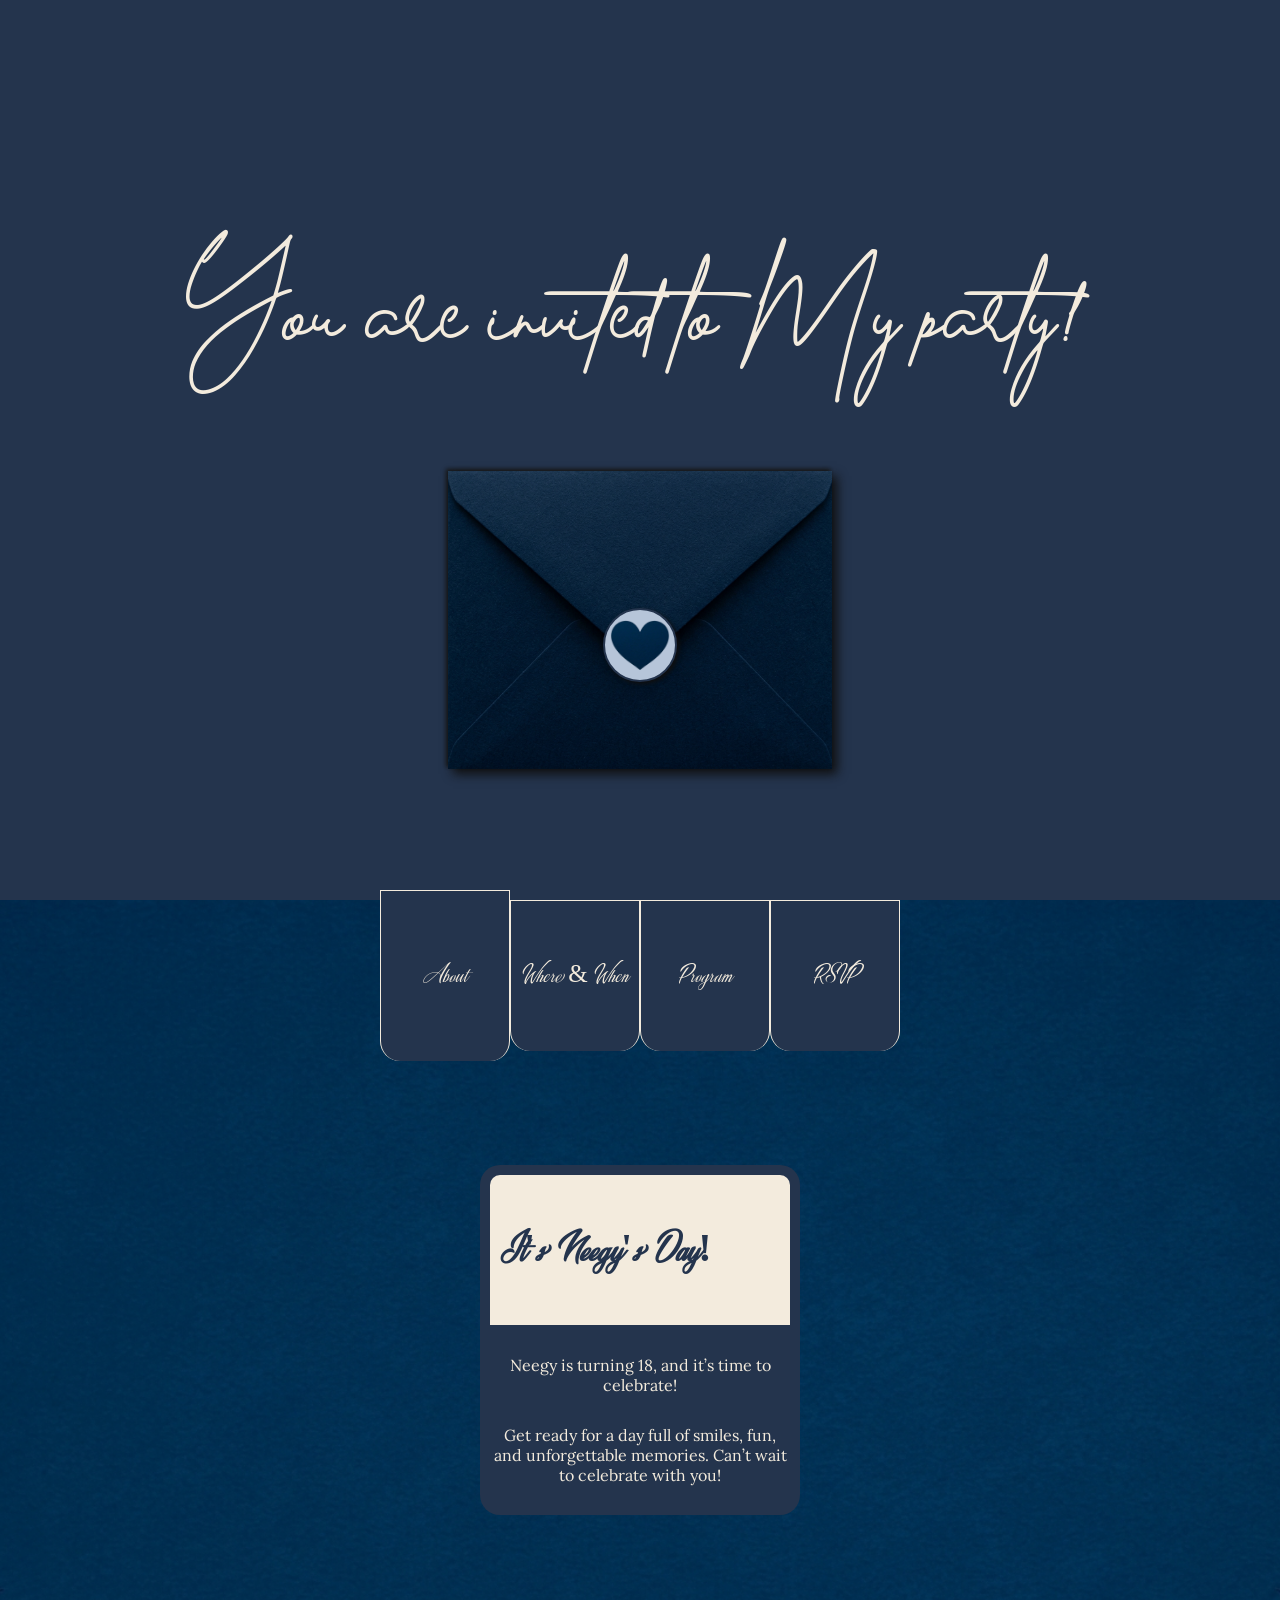
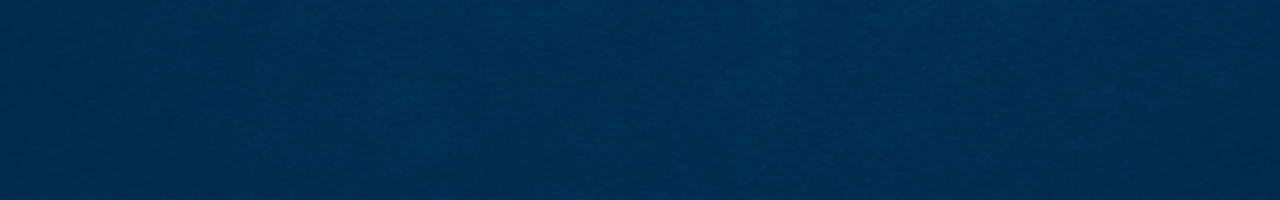
<file: index.html>
<!DOCTYPE html>
<html lang="en">
<head>
  <meta charset="UTF-8">
  <meta name="viewport" content="width=device-width, initial-scale=1.0">
  <title>Template</title>
  <link rel="stylesheet" href="style.css">

  <style>
@import url('https://fonts.googleapis.com/css2?family=Exo+2:ital,wght@0,100..900;1,100..900&family=Inter:ital,opsz,wght@0,14..32,100..900;1,14..32,100..900&family=Lora:ital,wght@0,400..700;1,400..700&family=Orbitron:wght@400..900&display=swap');
  </style>
  
</head>
<body class="theme-midnight">

  <section id="S1">
    <p id="title">You are invited to My party!</p>
    <img id="envelope" src="Images/envelope.png">
    <div id="button">
      <img id="heart" src="Images/heart.png">
    </div>

    <div id="cover">
      <div id="letter">
        <div id="letter_title">
        <h1>Dear Guest,</h1>
        </div>
        <p>Some moments become more special when shared with the people who matter most.</p>
        <p>It would mean so much to have you with us on this special occasion. Your presence would make the day even more memorable, and we'd be delighted to share this beautiful moment with you.</p>
        <p>With love and warm wishes,</p>
        <div id="letter_footer">
        <h1 id="footer_text">We hope to see you there!</h1>
        </div>
      </div>
      <div id="button_X">
        <h1>X</h1>
      </div>
    </div>
  </section>

  <section id="S2">
    <div id="container_nav">
      <div id="nav1" class="info_nav">
        <p>About</p>
      </div>
      <div id="nav2" class="info_nav">
        <p>Where & When</p>
      </div>
      <div id="nav3" class="info_nav">
        <p>Program</p>
      </div>
      <div id="nav4" class="info_nav">
        <p>RSVP</p>
      </div>
    </div>

    <div id="info_holder">
      
      <div id="info_card">
        <div id="title_container1">
        <h1>It's Neegy's Day!</h1>
        </div>
        <p>Neegy is turning 18, and it’s time to celebrate!</p>
        <p>Get ready for a day full of smiles, fun, and unforgettable memories.
Can’t wait to celebrate with you!</p>
      </div>

      <div id="info_card2">
        <div id="title_container2">
        <h1>Save the Date!</h1>
        </div>
        <div class="card2_p">
          <p>Date: </p>
          <p>November 20, 2026</p>
        </div>
        <div class="card2_p">
          <p>Time: </p>
          <p>2:00 PM</p>
        </div>
        <div class="card2_p">
          <p>Venue: </p>
          <p> Crater1, Moon</p>
        </div>
      </div>

      <div id="info_card3">
        <div id="title_container3">
          <h1>A Day to Remember</h1>
        </div>
        <div class="card3_p">
          <p>2:00 PM:</p>
          <p>Guest Arrival</p>
        </div>
        <div class="card3_p">
          <p>2:15 PM:</p>
          <p>Welcome & Opening</p>
        </div>
        <div class="card3_p">
          <p>2:45 PM:</p>
          <p>Food & Fellowship</p>
        </div>
        <div class="card3_p">
          <p>3:30 PM:</p>
          <p>Birthday Cake Ceremony</p>
        </div>
        <div class="card3_p">
          <p>4:00 PM:</p>
          <p>Photos & Celebration</p>
        </div>
      </div>

      <div id="info_card4">
        <div id="title_container4">
          <h1>Let Us Know!</h1>
        </div>

          <p>Please confirm your attendance by November 10, 2026</p>
        
          <div id="I4p">
          <p>Attire:</p>
          <p>Astro Suit</p>
          </div>
        
          <p>Your company means the world to us. Gifts are optional, so just bring your smiles and happy vibes!</p>

        <div id="btn_container">
          <a id="link1" href="">
            <div id="RSVP_btn">
              <p>Confirm Attendance</p>
            </div>
          </a>
        </div>
      </div>
    </div>
  </section>

  <script src="script.js"></script>
</body>
</html>
</file>
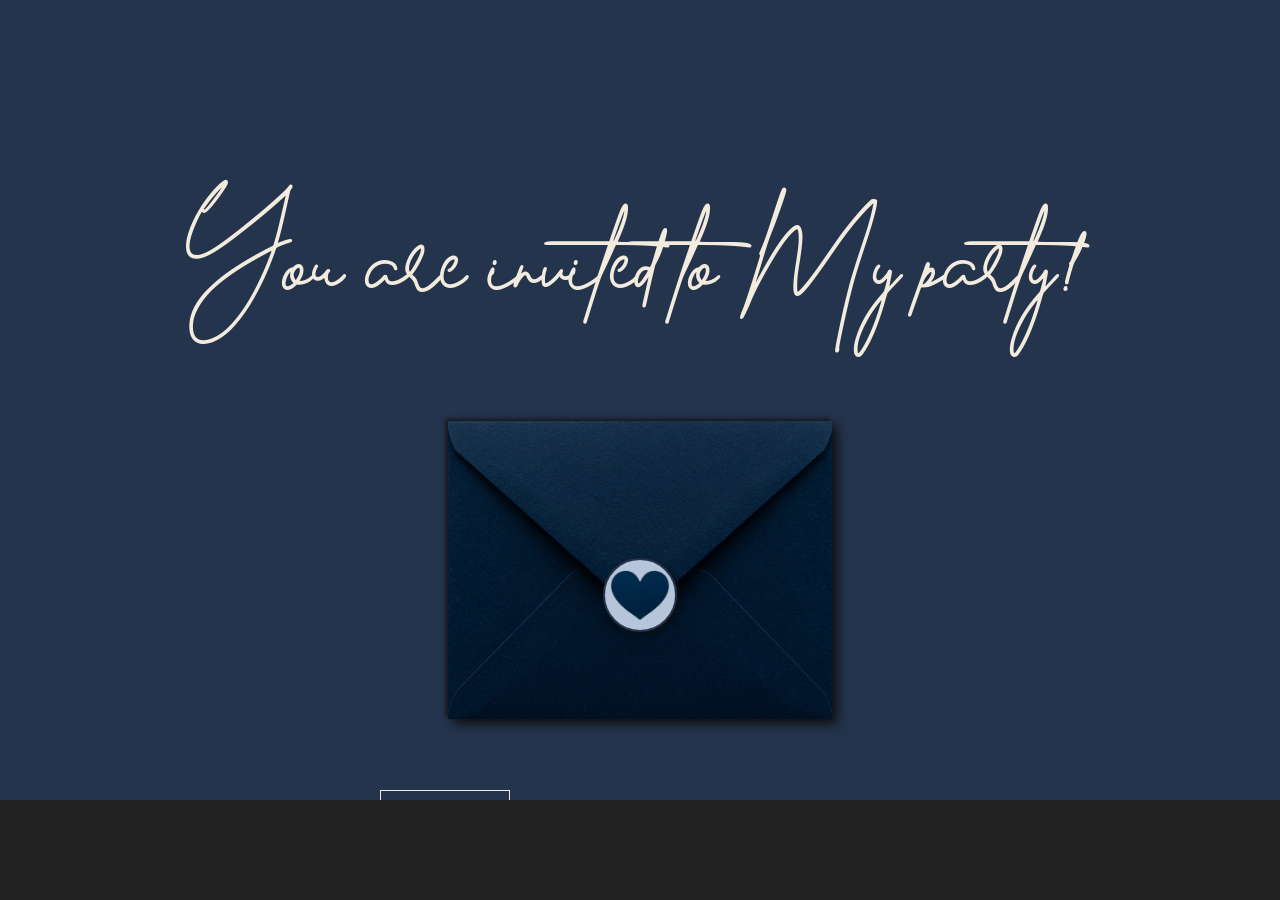
<file: test.html>
<!DOCTYPE html>
<html>
<head>
<meta name="viewport" content="width=device-width, initial-scale=1">
<style>
  body { margin: 0; background: #222; overflow: hidden; }
  #box { width: 1280px; height: 800px; border: 0;
         background: #fff; transform-origin: top left; }
</style>
</head>
<body>
<iframe id="box" src="index.html"></iframe>
<script>
  const s = Math.min(1, screen.width / 1280);
  document.getElementById('box').style.transform = 'scale(' + s + ')';
</script>
</body>
</html>
</file>
<file: style.css>
:root {
  --secondary: #F5E6D3;
  --main: #380000ff;
  --heartbtn: #e7c191;
  --bg: url("Images/background_cp.png");
  --bg2: url("Images/background_pc.png");
  --env-w: 70vw;
  --ratio: 0.66;

}

.theme-burgundy {
  --main: #380000ff;
  --secondary: #F5E6D3;
  --heartbtn: #e7c191;
  --bg: url("Images/background_cp.png");
  --bg2: url("Images/background_pc.png");

}

.theme-midnight {
  --main: #24344D;
  --secondary: #F3EBDD;
  --heartbtn: #B6C5D9;
  --bg: url("Images/bmidnight.jpg");
  --bg2: url("Images/b2midnight.jpg");

}

.theme-rose {
  --main: #7B4555;
  --secondary: #FFF1E8;
  --heartbtn: #D9A6AE;
  --bg: url("Images/brose.jpg");
  --bg2: url("Images/b2rose.jpg");

}

.theme-sage {
  --main: #435448;
  --secondary: #F2EDE0;
  --heartbtn: #C5B995;
  --bg: url("Images/bsage.jpg");
  --bg2: url("Images/b2sage.jpg");

}

.theme-lavender {
  --main: #514568;
  --secondary: #F4EFFA;
  --heartbtn: #C9B8E4;
  --bg: url("Images/blavender.jpg");
  --bg2: url("Images/b2lavender.jpg");
}

@font-face {
  font-family: "MyFont";
  src: url("Darlington.ttf") format("truetype");
}
@font-face {
  font-family: "MyFont2";
  src: url("Font2.ttf") format("truetype");
}

html{
  scroll-behavior: smooth;
}

*{
  padding: 0px;
  margin: 0px;

  font-family: sans-serif;

  transition: .3s ease;
}

a {
  -webkit-tap-highlight-color: transparent;
  
  outline: none;

  text-decoration: none;
}


body{
  min-height: 100dvh;

  display: flex;
  flex-direction: column;
  justify-content: flex-start;
  align-items: center;

  background-color: hwb(0 100% 0%);
  
  position: relative;
}

#S1{
  width:100%;
  height: 100dvh;

  display: flex;
  flex-direction: column;
  justify-content: center;
  align-items: center;
  gap: 50px;

  text-align: center;

  background-color: var(--main);
}

#title{
  font-size: 60px;
  color: var(--secondary);

  font-family: MyFont;

  animation: AppearTitle 1s ease-in-out forwards;
}
@keyframes AppearTitle{
  from{
    opacity: 0;
  }
  to{
    opacity:1;
  }
}
#envelope{
  width: var(--env-w);

  box-shadow: 5px 5px 10px hwb(0 6% 94%),
    -2px -2px 4px hwb(0 9% 91%);

  animation: Appear 2s ease-in-out forwards;
}
@keyframes Appear{
  from{
    transform: scale(.3);
    opacity: 0;
  }
  to{
    transform: scale(1);
    opacity: 1;
  }
}

#button{
  width: 70px;
  height: 70px;

  border-radius: 60px;

  box-shadow: 2px 2px 4px hwb(0 6% 94%);
  
  background-color: var(--heartbtn);
  border:2px solid var(--main);

  display: flex;
  justify-content: center;
  align-items: center;

  position: relative;
  margin-top: calc(-1 * (var(--env-w) * var(--ratio) / 2 + 50px + 35px));

  animation: AppearBtn 2.5s ease-in-out forwards;
}
@keyframes AppearBtn{
  from{
    transform: scale(0);
    opacity: 0;
  }
  to{
    transform: scale(1);
    opacity:1;
  }
}
#button img{
  width: 60px;
}
#button:active{
  transform: scale(1.1);
}

#cover{
  width:100%;
  height:100dvh;

  display:flex;
  flex-direction: column;
  justify-content: center;
  align-items: center;
  gap: 15px;

  background-color: lab(0% 0 0 / 0.4980392156862745);

  position: fixed;
}

#letter{
  box-sizing:border-box;
  width: 90%;
  height: 480px;

  border-radius: 20px;
  background-color: var(--main);

  display:flex;
  flex-direction: column;
  justify-content: flex-start;
  align-items: center;
  gap: 25px;

  color: var(--secondary);

  padding-left: 10px;
  padding-right: 10px;
}
#letter_title{
  box-sizing: border-box;
  width:100%;
  height: 60px;

  display: flex;
  justify-content: flex-start;
  align-items: center;

  margin-bottom: 20px;
  margin-top:40px;
  padding-left: 20px;
}
#letter_title h1{
  font-family: MyFont2;

  font-size: 50px;
}
#letter p{
  font-size: 16px;

  font-family:Lora;
}
#letter_footer{
  box-sizing: border-box;
  width:100%;
  height: 60px;

  display: flex;
  justify-content: center;
  align-items: center;

  margin-top: 10px;
}
#footer_text{
  font-size:16px;
  font-family: Lora;
}

#button_X{
  width: 60px;
  height: 60px;
  border-radius: 50px;

  display: flex;
  justify-content: center;
  align-items: center;
}
#button_X h1{
  color: var(--secondary);

  font-size: 30px;
}









#S2{
  height: 100dvh;
  width:100%;

  display: flex;
  flex-direction: column;
  justify-content: flex-start;
  align-items: center;

  background-image: var(--bg);
  background-size: cover;
  background-position: center;
  background-repeat: no-repeat;
}
#container_nav{
  width:100%;
  height: 150px;

  display:flex;
  flex-direction: row;
  justify-content: center;
  align-items: center;
}
.info_nav{
  width: 25%;
  height: 150px;

  border-radius: 0px 0px 20px 20px;
  border-left: .5px solid var(--secondary);
  border-right: .5px solid var(--secondary);
  border-top: .5px solid var(--secondary);
  background-color: var(--main);

  display: flex;
  flex-direction: column;
  justify-content: center;
  align-items: center;
  text-align: center;
}
.info_nav p{
  color: var(--secondary);
  font-family: MyFont2;
  font-size: 25px;
}

#info_holder{
  width:100%;
  height: 530px;

  display: flex;
  justify-content: center;
  align-items: center;
}
#info_card{
  box-sizing: border-box;
  
  width:85%;
  height: 450px;

  background-color: var(--main);
  border-radius: 20px;

  display: flex;
  flex-direction: column;
  justify-content: flex-start;
  align-items: center;
  gap: 30px;
  
  text-align: center;

  padding-left: 10px;
  padding-right: 10px;
}

#title_container1{
  box-sizing: border-box;
  
  width: 100%;
  height: 150px;

  background-color: var(--secondary);
  
  border-radius: 10px 10px 0px 0px;
  
  display: flex;
  justify-content: flex-start;
  align-items: center;

  margin-top: 10px;
  padding-left: 10px;
}
#title_container1 h1{
  color: var(--main);
  
  font-family: MyFont2;
  font-size: 40px;
  
}

#info_card p{
  color: var(--secondary);
  font-size: 16px;

  font-family: Lora;
}





#info_card2{
  box-sizing: border-box;
  
  width:85%;
  height: 450px;

  background-color: var(--main);
  border-radius: 20px;

  display: flex;
  flex-direction: column;
  justify-content: flex-start;
  align-items: center;
  gap: 20px;

  padding-left: 10px;
  padding-right: 10px;
}
#title_container2{
  box-sizing: border-box;
  
  width: 100%;
  height: 150px;

  background-color: var(--secondary);
  border-radius: 10px 10px 0px 0px;
  
  display: flex;
  justify-content: flex-start;
  align-items: center;

  margin-top: 10px;
  padding-left: 10px;
}
#title_container2 h1{
  color: var(--main);
  
  font-family: MyFont2;
  font-size: 40px;
  
}

.card2_p{
  box-sizing:border-box;
  
  width:100%;
  height: 130px;

  background-color: var(--secondary);

  border-radius: 15px;

  display: flex;
  flex-direction: row;
  justify-content: flex-start;
  align-items: center;
  gap: 10px;

  padding-left: 10px;
}
.card2_p p{
  color: var(--main);
  font-size: 18px;

  font-family: Lora;
}








#info_card3{
  box-sizing: border-box;
  
  width:85%;
  height: 450px;

  background-color: var(--main);
  border-radius: 20px;

  display: flex;
  flex-direction: column;
  justify-content: flex-start;
  align-items: center;
  gap: 20px;

  padding-left: 10px;
  padding-right: 10px;
}
#title_container3{
  box-sizing: border-box;
  
  width: 100%;
  height: 150px;

  background-color: var(--secondary);
  border-radius: 10px 10px 0px 0px;
  
  display: flex;
  justify-content: flex-start;
  align-items: center;

  margin-top: 10px;
  padding-left: 10px;
}
#title_container3 h1{
  color: var(--main);
  
  font-family: MyFont2;
  font-size: 40px;
  
}

.card3_p{
  box-sizing:border-box;
  
  width:100%;
  height: 130px;

  background-color: var(--secondary);

  border-radius: 15px;

  display: flex;
  flex-direction: row;
  justify-content: flex-start;
  align-items: center;
  gap: 10px;

  padding-left: 10px;
}
.card3_p p{
  color: var(--main);
  font-size: 18px;

  font-family: Lora;
}








#info_card4{
  box-sizing: border-box;
  
  width:85%;
  height: 450px;

  background-color: var(--main);
  border-radius: 20px;

  display: flex;
  flex-direction: column;
  justify-content: flex-start;
  align-items: center;
  gap: 10px;

  padding-left: 10px;
  padding-right: 10px;
}
#title_container4{
  box-sizing: border-box;
  
  width: 100%;
  height: 150px;

  background-color: var(--secondary);
  border-radius: 10px 10px 0px 0px;
  
  display: flex;
  justify-content: flex-start;
  align-items: center;

  margin-top: 10px;
  padding-left: 10px;
}
#title_container4 h1{
  color: var(--main);
  
  font-family: MyFont2;
  font-size: 40px;
  
}
#info_card4 p{
  color: var(--secondary);
  font-size: 16px;

  font-family: Lora;
}

#I4p{
  width:100%;

  height: 20px;

  display: flex;
  flex-direction: row;
  justify-content: flex-start;
  align-items:center;
  gap:15px;

  box-sizing: border-box;

  font-family: Lora;
}

#btn_container{
  box-sizing:border-box;
  
  width:100%;
  height:120px;

  display:flex;
  justify-content: center;
  align-items: center;

  padding-top: 30px;
}
#link1{
  width: 50%;
  height: 60px;

}

#RSVP_btn{
  box-sizing: border-box;
  
  width: 100%;
  height: 60px;
  
  background-color: var(--secondary);
  border-radius: 20px;

  display: flex;
  justify-content: center;
  align-items: center;

  text-align: center;

}
#RSVP_btn p{
  color: var(--main);

  font-family: Lora;
}
#RSVP_btn:active{
  transform: scale(.8);
}


@media (max-width: 320px){
  #S2{
    background-image: var(--bg2);
    background-size: cover;
    background-position: center;
    background-repeat: no-repeat;
  }
  #letter{
    width: 90%;
    height: 380px;
  }
  #letter_title{
    height:30px;
  }
  #letter_title h1{
    font-size: 25px;
  }
  #letter p{
    font-size: 12px;
  }

  .info_nav{
    height: 65px;
  }
  .info_nav p{
    font-size: 18px;
  }

  #info_card{
    width:85%;
    max-height: 300px;
  }
  #title_container1 h1{
    font-size: 30px;
  }
  #info_card2{
    max-height: 300px;
  }
  #info_card3{
    max-height: 300px;
  }
  .card3_p p{
    font-size: 14px;
  }
  #info_card4{
    max-height: 300px;
  }
  #btn_container{
    height: 60px;
    padding-top: 15px;
  }
  #RSVP_btn p{
    font-size: 16px;
  }
  
}


@media (min-width: 600px) and (max-width: 1023px){
  :root{
    --env-w: 50vw;
  }
  #S2{
    background-image: var(--bg2);
    background-size: cover;
    background-position: center;
    background-repeat: no-repeat;
  }

  #title{
    font-size: 170px;
  }

  .info_nav{
    width: 15%;
  }
  #letter{
    width: 50%;
  }
  #info_card{
    width: 50%;
    height: 400px;

    margin-top: 100px;
  }
  #info_card2{
    width: 55%;
    height: 550px;

    margin-top: 150px;
  }
  #info_card3{
    width: 55%;
    height: 550px;

    margin-top: 150px;
  }
  #info_card4{
    width: 50%;
    height: 450px;

    margin-top: 120px;
  }
  #I4p{
    padding-left:5px;
  }
  #info_card4 p{
    padding-left:20px;
    padding-right:20px;
  }
}


@media (min-width: 1025px) and (max-width: 1439px){
    :root{
    --env-w: 30vw;
    }
  
  #S2{
    background-image: var(--bg2);
    background-size: cover;
    background-position: center;
    background-repeat: no-repeat;
  }
  
  #title{
    font-size: 150px;
  }

  #letter{
    width: 25%;
  }

  .info_nav{
    width: 10%;
  }

  #info_card{
    width: 25%;
    height: 350px;

    margin-top: 50px;
  }
  #info_card2{
    width: 35%;
    height: 500px;

    margin-top: 90px;
  }
  #info_card3{
    width: 35%;
    height: 500px;

    margin-top: 90px;
  }
  #info_card4{
    width: 35%;
    height: 450px;

    margin-top: 50px;
  }
  #I4p{
    padding-left:5px;
  }
  #info_card4 p{
    padding-left:20px;
    padding-right:20px;
  }

  #RSVP_btn{
    padding-right: 10px;
  }
}

@media (min-width: 1440px){
:root{
    --env-w: 30vw;
  }
  #S2{
    background-image: var(--bg2);
    background-size: cover;
    background-position: center;
    background-repeat: no-repeat;
  }
  #title{
    font-size: 150px;
  }

  #letter{
    width: 25%;
  }

  .info_nav{
    width: 10%;
  }

  #info_card{
    width: 30%;
    height: 400px;

    margin-top: 150px;
  }
  #title_container1 h1{
  color: var(--main);
  
  font-family: MyFont2;
  font-size: 50px;
  
  }
  
  #info_card2{
    width: 35%;
    height: 550px;

    margin-top: 150px;
  }
  #title_container2 h1{
  color: var(--main);
  
  font-family: MyFont2;
  font-size: 50px;
  
  }
  .card2_p p{
  color: var(--main);
  font-size: 25px;

  font-family: Lora;
  }
  
  #info_card3{
    width: 35%;
    height: 550px;

    margin-top: 150px;
  }
  #title_container3 h1{
  color: var(--main);
  
  font-family: MyFont2;
  font-size: 50px;
  
  }
  .card3_p p{
  color: var(--main);
  font-size: 23px;

  font-family: Lora;
  }
  
  #info_card4{
    width: 35%;
    height: 450px;

    margin-top: 150px;
  }
  #title_container4 h1{
  color: var(--main);
  
  font-family: MyFont2;
  font-size: 55px;
  
  }
  #info_card4 p{
  color: var(--secondary);
  font-size: 18px;

  font-family: Lora;
  }
  #I4p{
    padding-left:5px;
  }
  #info_card4 p{
    padding-left:20px;
    padding-right:20px;
  }

  #RSVP_btn p{
  color: var(--main);

  font-family: Lora;
  }
}
</file>
